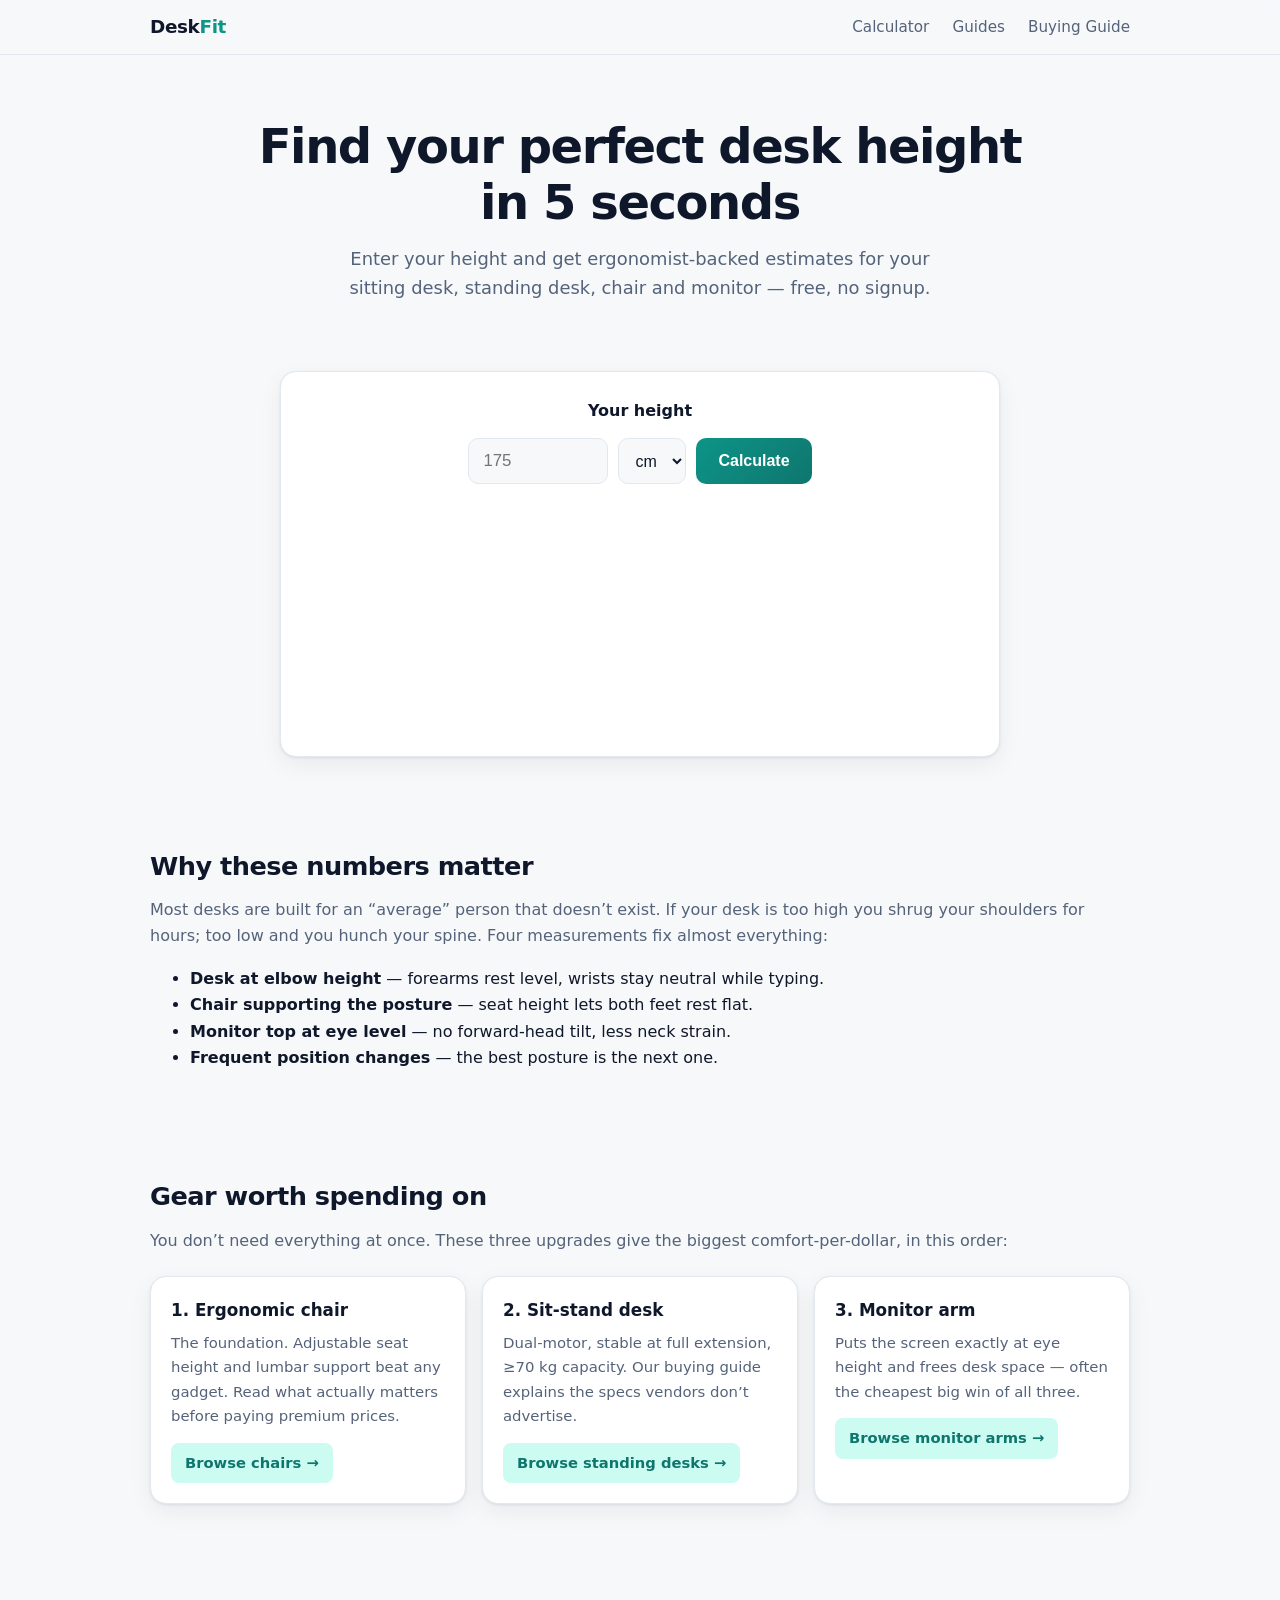
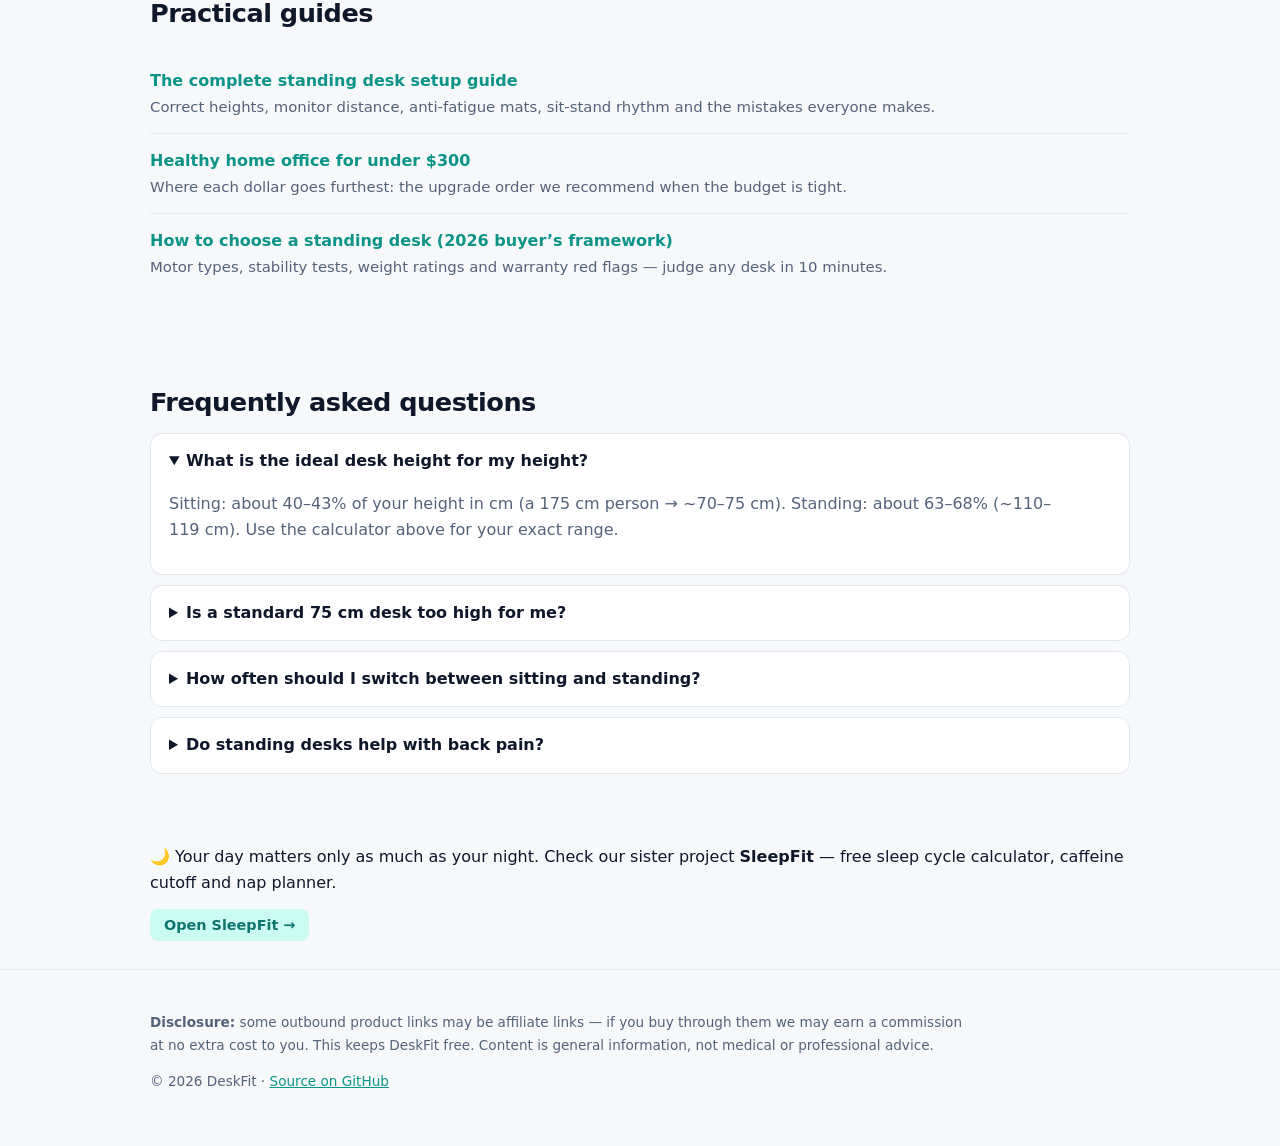
<file: index.html>
<!DOCTYPE html>
<html lang="en">
<head>
<meta charset="UTF-8">
<meta name="viewport" content="width=device-width, initial-scale=1.0">
<title>DeskFit — Desk &amp; Standing Desk Height Calculator (Free)</title>
<meta name="description" content="Free ergonomic calculator: enter your height and get your ideal sitting desk height, standing desk height, chair seat height and monitor position in seconds. Plus practical setup guides.">
<link rel="canonical" href="https://e4124659-ux.github.io/deskfit/">
<style>@import url("css/style.css");</style>
<script type="application/ld+json">
{
  "@context": "https://schema.org",
  "@type": "WebSite",
  "name": "DeskFit",
  "url": "https://e4124659-ux.github.io/deskfit/"
}
</script>
<script type="application/ld+json">
{
  "@context": "https://schema.org",
  "@type": "FAQPage",
  "mainEntity": [
    {
      "@type": "Question",
      "name": "What is the ideal desk height for my body height?",
      "acceptedAnswer": { "@type": "Answer", "text": "For sitting, a good starting point is roughly 40–43% of your body height in centimeters (elbows bent at 90–100°, forearms level with the desk). For a standing desk, aim for about 63–68% of your body height." }
    },
    {
      "@type": "Question",
      "name": "Is a standard 75 cm desk too high for me?",
      "acceptedAnswer": { "@type": "Answer", "text": "For people under roughly 180 cm tall, a fixed 75 cm desk is often slightly too high for comfortable typing, which pushes shoulders up. A keyboard tray, a lower desk, or a chair raised with a footrest can compensate." }
    },
    {
      "@type": "Question",
      "name": "How often should I alternate between sitting and standing?",
      "acceptedAnswer": { "@type": "Answer", "text": "Research generally suggests frequent short changes work better than rare long ones — e.g. switching every 30–60 minutes. The goal is to reduce total uninterrupted sitting time, not to stand all day." }
    },
    {
      "@type": "Question",
      "name": "Do standing desks help with back pain?",
      "acceptedAnswer": { "@type": "Answer", "text": "Evidence is mixed. Standing desks reduce sedentary time and many users report less discomfort, but movement breaks matter more than the desk itself. Standing still all day causes its own problems." }
    }
  ]
}
</script>
</head>
<body>

<header class="site">
  <div class="container">
    <a class="logo" href="/">Desk<span>Fit</span></a>
    <nav class="mainnav">
      <a href="/deskfit/#calculator">Calculator</a>
      <a href="/deskfit/#guides">Guides</a>
      <a href="/deskfit/guides/choose-standing-desk.html">Buying Guide</a>
    </nav>
  </div>
</header>

<main>
  <div class="container">
    <div class="hero">
      <h1>Find your perfect desk height<br>in 5 seconds</h1>
      <p class="sub">Enter your height and get ergonomist-backed estimates for your sitting desk, standing desk, chair and monitor — free, no signup.</p>
    </div>

    <section id="calculator" style="padding-top:0;">
      <div class="card calculator">
        <div class="calc-form">
          <label for="height">Your height</label>
          <input type="number" id="height" placeholder="175" min="80" max="250" step="0.5" inputmode="decimal">
          <select id="unit" aria-label="Unit">
            <option value="cm" selected>cm</option>
            <option value="ft">ft</option>
          </select>
          <button class="btn" id="calc-btn">Calculate</button>
        </div>

        <div class="results" id="results">
          <h3>Your ergonomic setup numbers</h3>
          <div class="results-grid">
            <div class="result-card"><div class="val" id="r-sit">—</div><div class="lbl">Sitting desk height</div></div>
            <div class="result-card"><div class="val" id="r-stand">—</div><div class="lbl">Standing desk height</div></div>
            <div class="result-card"><div class="val" id="r-chair">—</div><div class="lbl">Chair seat height</div></div>
            <div class="result-card"><div class="val" id="r-monitor">—</div><div class="lbl">Monitor top (eye level)</div></div>
          </div>
          <p class="calc-note">Estimates based on standard anthropometric ratios. Fine-tune so your elbows sit at 90–100° with relaxed shoulders.</p>
        </div>
      </div>
    </section>

    <section id="why">
      <h2>Why these numbers matter</h2>
      <p class="lead">Most desks are built for an “average” person that doesn’t exist. If your desk is too high you shrug your shoulders for hours; too low and you hunch your spine. Four measurements fix almost everything:</p>
      <ul>
        <li><strong>Desk at elbow height</strong> — forearms rest level, wrists stay neutral while typing.</li>
        <li><strong>Chair supporting the posture</strong> — seat height lets both feet rest flat.</li>
        <li><strong>Monitor top at eye level</strong> — no forward-head tilt, less neck strain.</li>
        <li><strong>Frequent position changes</strong> — the best posture is the next one.</li>
      </ul>
    </section>

    <section id="picks">
      <h2>Gear worth spending on</h2>
      <p class="lead">You don’t need everything at once. These three upgrades give the biggest comfort-per-dollar, in this order:</p>
      <div class="grid3">
        <div class="card pick">
          <h3>1. Ergonomic chair</h3>
          <p>The foundation. Adjustable seat height and lumbar support beat any gadget. Read what actually matters before paying premium prices.</p>
          <a class="cta" data-aff="ergonomic office chair adjustable lumbar support" rel="sponsored nofollow noopener" href="#">Browse chairs →</a>
        </div>
        <div class="card pick">
          <h3>2. Sit-stand desk</h3>
          <p>Dual-motor, stable at full extension, ≥70&nbsp;kg capacity. Our buying guide explains the specs vendors don’t advertise.</p>
          <a class="cta" data-aff="electric standing desk dual motor" rel="sponsored nofollow noopener" href="#">Browse standing desks →</a>
        </div>
        <div class="card pick">
          <h3>3. Monitor arm</h3>
          <p>Puts the screen exactly at eye height and frees desk space — often the cheapest big win of all three.</p>
          <a class="cta" data-aff="monitor arm gas spring single" rel="sponsored nofollow noopener" href="#">Browse monitor arms →</a>
        </div>
      </div>
    </section>

    <section id="guides">
      <h2>Practical guides</h2>
      <ul class="guides-list">
        <li>
          <a href="/deskfit/guides/standing-desk-setup.html">The complete standing desk setup guide</a>
          <div class="desc">Correct heights, monitor distance, anti-fatigue mats, sit-stand rhythm and the mistakes everyone makes.</div>
        </li>
        <li>
          <a href="/deskfit/guides/budget-home-office.html">Healthy home office for under $300</a>
          <div class="desc">Where each dollar goes furthest: the upgrade order we recommend when the budget is tight.</div>
        </li>
        <li>
          <a href="/deskfit/guides/choose-standing-desk.html">How to choose a standing desk (2026 buyer’s framework)</a>
          <div class="desc">Motor types, stability tests, weight ratings and warranty red flags — judge any desk in 10 minutes.</div>
        </li>
      </ul>
    </section>

    <section id="faq" class="faq">
      <h2>Frequently asked questions</h2>
      <details open>
        <summary>What is the ideal desk height for my height?</summary>
        <p>Sitting: about 40–43% of your height in cm (a 175&nbsp;cm person → ~70–75&nbsp;cm). Standing: about 63–68% (~110–119&nbsp;cm). Use the calculator above for your exact range.</p>
      </details>
      <details>
        <summary>Is a standard 75 cm desk too high for me?</summary>
        <p>Under ~180&nbsp;cm of body height it usually is, at least for typing. Fixes: raise the chair and add a footrest, use a keyboard tray, or pick a desk with a lower fixed height.</p>
      </details>
      <details>
        <summary>How often should I switch between sitting and standing?</summary>
        <p>Frequently and briefly beats rarely and long. A practical pattern: change every 30–60 minutes and move during calls. Don’t stand motionless for hours.</p>
      </details>
      <details>
        <summary>Do standing desks help with back pain?</summary>
        <p>Honestly: evidence is mixed. They cut sitting time and many users feel better, but regular movement breaks matter more than furniture. This site isn’t medical advice — see a professional for persistent pain.</p>
      </details>
    </section>
    <div class="sibling">
      <p>🌙 Your day matters only as much as your night. Check our sister project <strong>SleepFit</strong> — free sleep cycle calculator, caffeine cutoff and nap planner.</p>
      <a class="cta" href="/sleepfit/" style="color:var(--accent-dark);font-weight:700;text-decoration:none;background:var(--accent-soft);padding:8px 14px;border-radius:8px;font-size:.9rem;">Open SleepFit →</a>
    </div>
  </div>
</main>

<footer class="site">
  <div class="container">
    <p><strong>Disclosure:</strong> some outbound product links may be affiliate links — if you buy through them we may earn a commission at no extra cost to you. This keeps DeskFit free. Content is general information, not medical or professional advice.</p>
    <p>© 2026 DeskFit · <a href="https://github.com/e4124659-ux/deskfit" style="color:var(--accent)">Source on GitHub</a></p>
  </div>
</footer>

<script src="js/calculator.js"></script>
</body>
</html>
</file>
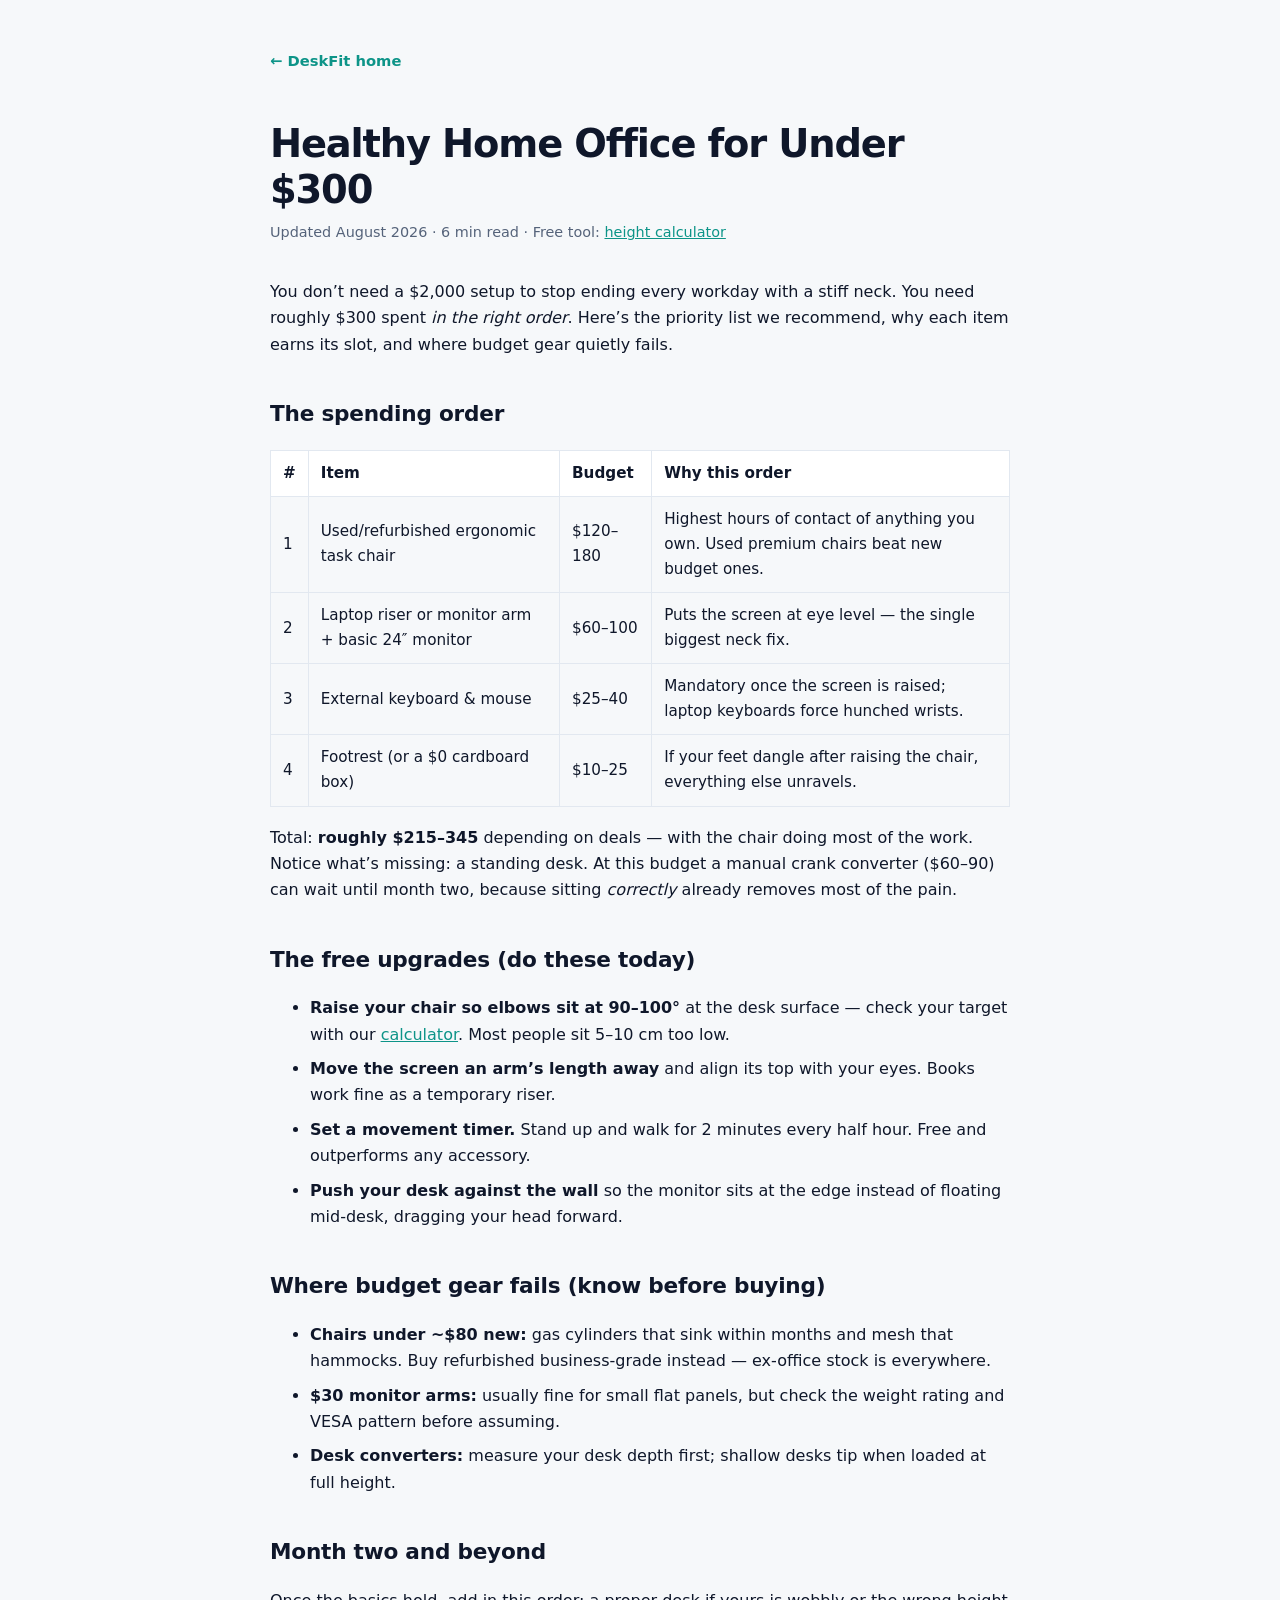
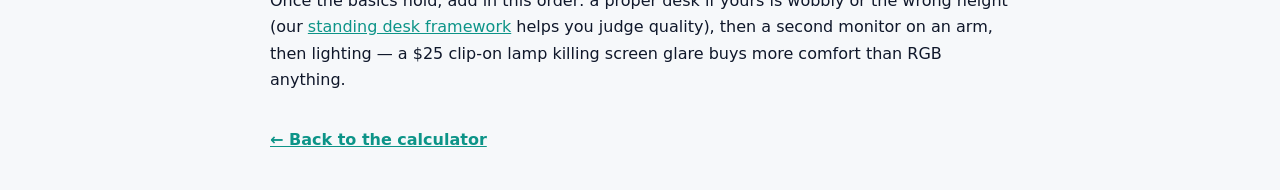
<file: guides/budget-home-office.html>
<!DOCTYPE html>
<html lang="en">
<head>
<meta charset="UTF-8">
<meta name="viewport" content="width=device-width, initial-scale=1.0">
<title>Healthy Home Office for Under $300 — DeskFit</title>
<meta name="description" content="A realistic $300 ergonomic home office plan: exactly what to buy first, what to skip, DIY fixes that cost nothing, and where cheap gear fails.">
<link rel="canonical" href="https://e4124659-ux.github.io/deskfit/guides/budget-home-office.html">
<style>@import url("../css/style.css");</style>
</head>
<body>
<main class="article container">
  <a class="back" href="/deskfit/">← DeskFit home</a>
  <h1>Healthy Home Office for Under $300</h1>
  <div class="meta">Updated August 2026 · 6 min read · Free tool: <a href="/deskfit/#calculator" style="color:var(--accent)">height calculator</a></div>

  <p>You don’t need a $2,000 setup to stop ending every workday with a stiff neck. You need roughly $300 spent <em>in the right order</em>. Here’s the priority list we recommend, why each item earns its slot, and where budget gear quietly fails.</p>

  <h2>The spending order</h2>
  <table>
    <tr><th>#</th><th>Item</th><th>Budget</th><th>Why this order</th></tr>
    <tr><td>1</td><td>Used/refurbished ergonomic task chair</td><td>$120–180</td><td>Highest hours of contact of anything you own. Used premium chairs beat new budget ones.</td></tr>
    <tr><td>2</td><td>Laptop riser or monitor arm + basic 24″ monitor</td><td>$60–100</td><td>Puts the screen at eye level — the single biggest neck fix.</td></tr>
    <tr><td>3</td><td>External keyboard &amp; mouse</td><td>$25–40</td><td>Mandatory once the screen is raised; laptop keyboards force hunched wrists.</td></tr>
    <tr><td>4</td><td>Footrest (or a $0 cardboard box)</td><td>$10–25</td><td>If your feet dangle after raising the chair, everything else unravels.</td></tr>
  </table>
  <p>Total: <strong>roughly $215–345</strong> depending on deals — with the chair doing most of the work. Notice what’s missing: a standing desk. At this budget a manual crank converter ($60–90) can wait until month two, because sitting <em>correctly</em> already removes most of the pain.</p>

  <h2>The free upgrades (do these today)</h2>
  <ul>
    <li><strong>Raise your chair so elbows sit at 90–100°</strong> at the desk surface — check your target with our <a href="/deskfit/#calculator" style="color:var(--accent)">calculator</a>. Most people sit 5–10&nbsp;cm too low.</li>
    <li><strong>Move the screen an arm’s length away</strong> and align its top with your eyes. Books work fine as a temporary riser.</li>
    <li><strong>Set a movement timer.</strong> Stand up and walk for 2 minutes every half hour. Free and outperforms any accessory.</li>
    <li><strong>Push your desk against the wall</strong> so the monitor sits at the edge instead of floating mid-desk, dragging your head forward.</li>
  </ul>

  <h2>Where budget gear fails (know before buying)</h2>
  <ul>
    <li><strong>Chairs under ~$80 new:</strong> gas cylinders that sink within months and mesh that hammocks. Buy refurbished business-grade instead — ex-office stock is everywhere.</li>
    <li><strong>$30 monitor arms:</strong> usually fine for small flat panels, but check the weight rating and VESA pattern before assuming.</li>
    <li><strong>Desk converters:</strong> measure your desk depth first; shallow desks tip when loaded at full height.</li>
  </ul>

  <h2>Month two and beyond</h2>
  <p>Once the basics hold, add in this order: a proper desk if yours is wobbly or the wrong height (our <a href="/deskfit/guides/choose-standing-desk.html" style="color:var(--accent)">standing desk framework</a> helps you judge quality), then a second monitor on an arm, then lighting — a $25 clip-on lamp killing screen glare buys more comfort than RGB anything.</p>

  <p style="margin-top:34px"><a href="/deskfit/#calculator" style="color:var(--accent);font-weight:700">← Back to the calculator</a></p>
</main>
<script src="../js/calculator.js"></script>
</body>
</html>
</file>
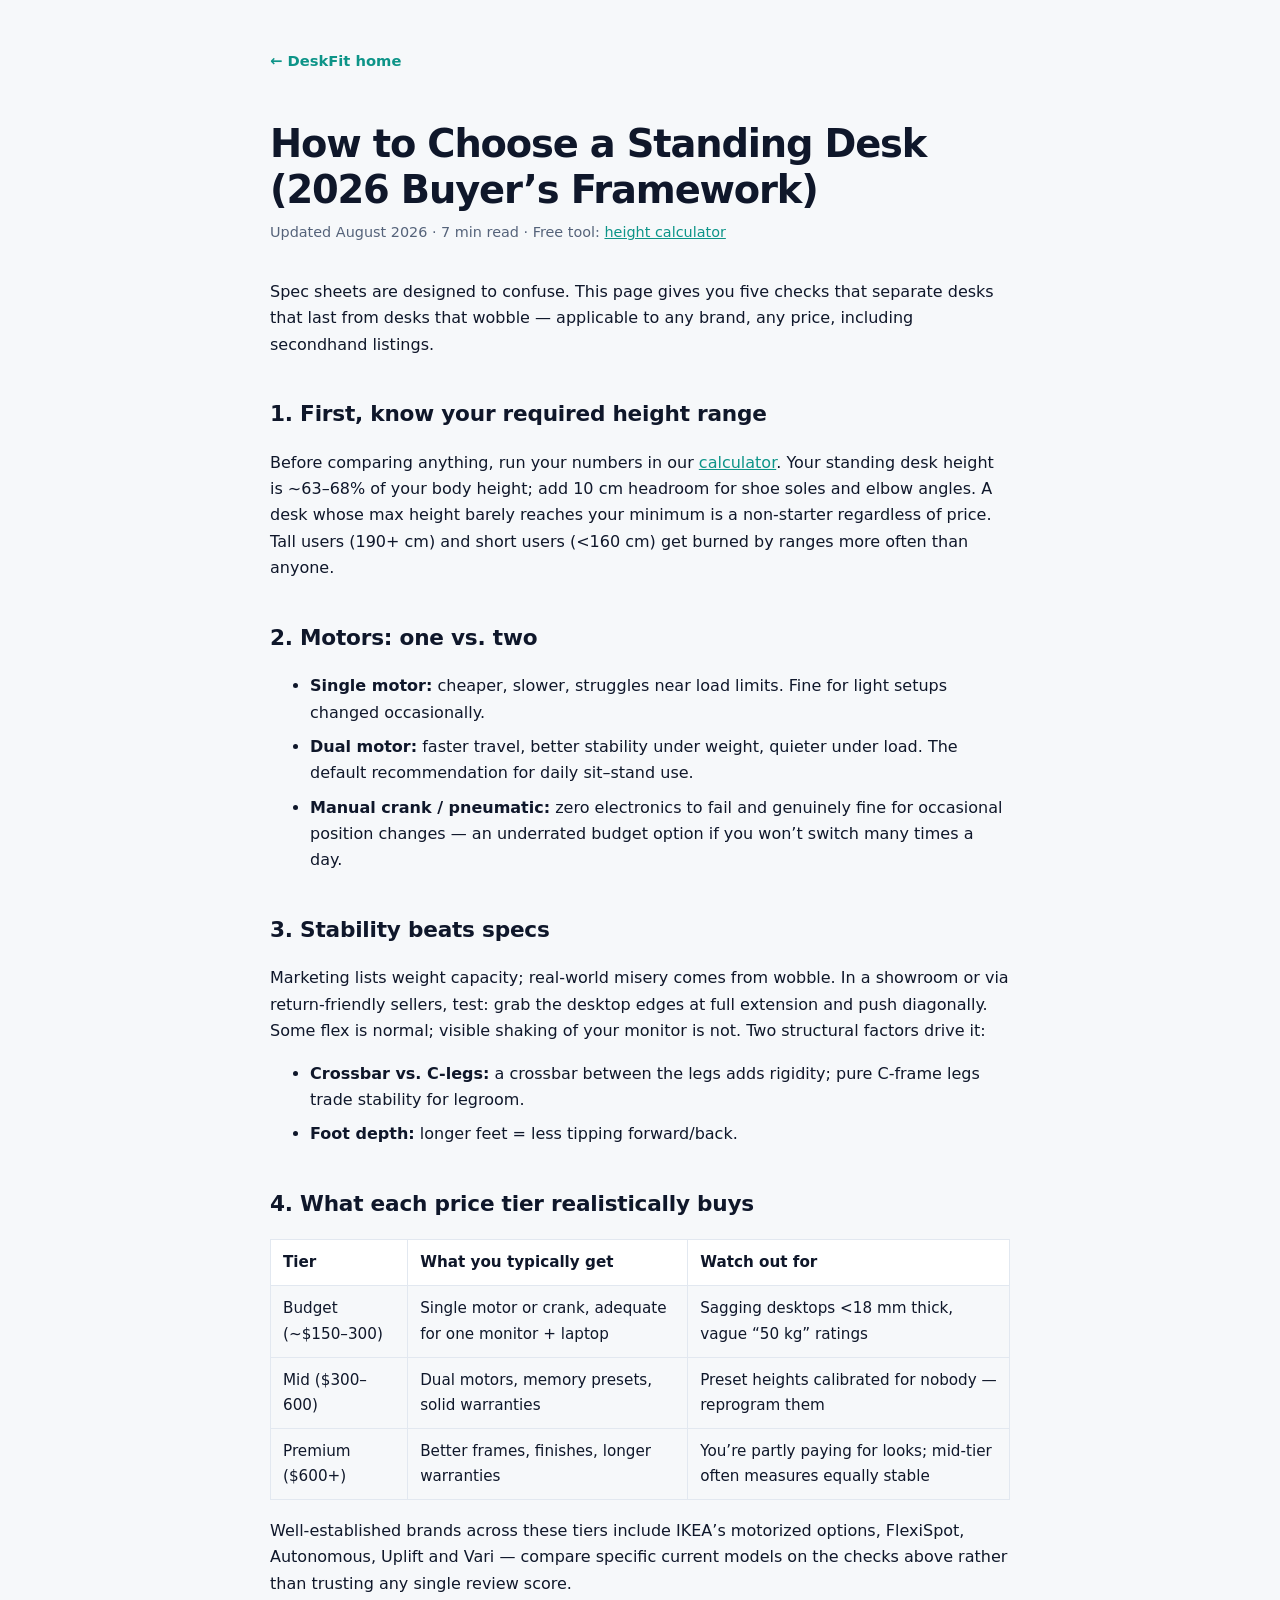
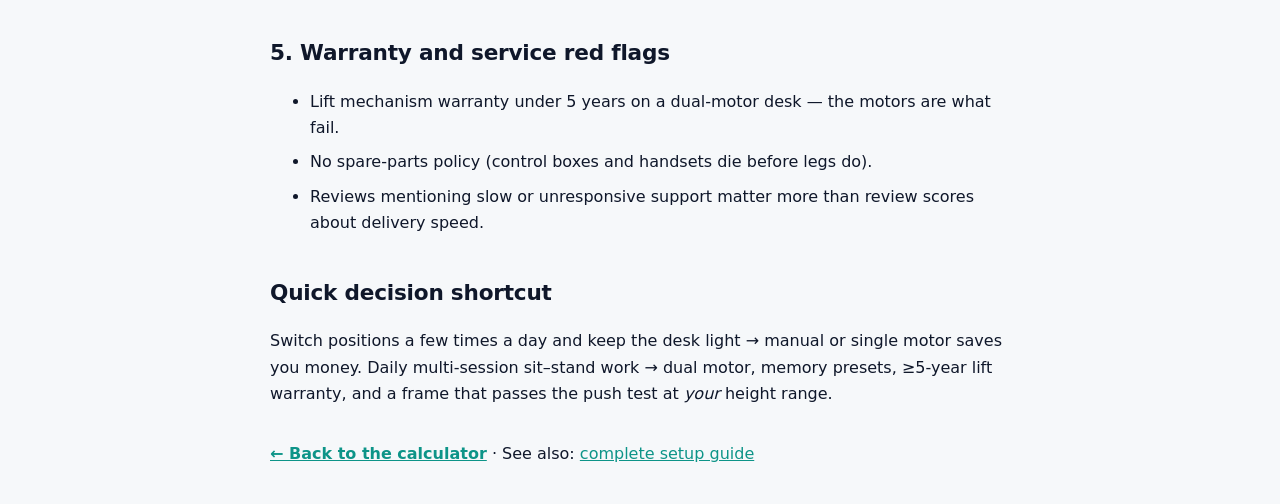
<file: guides/choose-standing-desk.html>
<!DOCTYPE html>
<html lang="en">
<head>
<meta charset="UTF-8">
<meta name="viewport" content="width=device-width, initial-scale=1.0">
<title>How to Choose a Standing Desk — 2026 Buyer’s Framework — DeskFit</title>
<meta name="description" content="A brand-neutral framework for judging any standing desk in 10 minutes: motor types, stability tests, weight capacity, warranty red flags and which price tier makes sense.">
<link rel="canonical" href="https://e4124659-ux.github.io/deskfit/guides/choose-standing-desk.html">
<style>@import url("../css/style.css");</style>
</head>
<body>
<main class="article container">
  <a class="back" href="/deskfit/">← DeskFit home</a>
  <h1>How to Choose a Standing Desk (2026 Buyer’s Framework)</h1>
  <div class="meta">Updated August 2026 · 7 min read · Free tool: <a href="/deskfit/#calculator" style="color:var(--accent)">height calculator</a></div>

  <p>Spec sheets are designed to confuse. This page gives you five checks that separate desks that last from desks that wobble — applicable to any brand, any price, including secondhand listings.</p>

  <h2>1. First, know your required height range</h2>
  <p>Before comparing anything, run your numbers in our <a href="/deskfit/#calculator" style="color:var(--accent)">calculator</a>. Your standing desk height is ~63–68% of your body height; add 10&nbsp;cm headroom for shoe soles and elbow angles. A desk whose max height barely reaches your minimum is a non-starter regardless of price. Tall users (190+&nbsp;cm) and short users (&lt;160&nbsp;cm) get burned by ranges more often than anyone.</p>

  <h2>2. Motors: one vs. two</h2>
  <ul>
    <li><strong>Single motor:</strong> cheaper, slower, struggles near load limits. Fine for light setups changed occasionally.</li>
    <li><strong>Dual motor:</strong> faster travel, better stability under weight, quieter under load. The default recommendation for daily sit–stand use.</li>
    <li><strong>Manual crank / pneumatic:</strong> zero electronics to fail and genuinely fine for occasional position changes — an underrated budget option if you won’t switch many times a day.</li>
  </ul>

  <h2>3. Stability beats specs</h2>
  <p>Marketing lists weight capacity; real-world misery comes from wobble. In a showroom or via return-friendly sellers, test: grab the desktop edges at full extension and push diagonally. Some flex is normal; visible shaking of your monitor is not. Two structural factors drive it:</p>
  <ul>
    <li><strong>Crossbar vs. C-legs:</strong> a crossbar between the legs adds rigidity; pure C-frame legs trade stability for legroom.</li>
    <li><strong>Foot depth:</strong> longer feet = less tipping forward/back.</li>
  </ul>

  <h2 id="tiers">4. What each price tier realistically buys</h2>
  <table>
    <tr><th>Tier</th><th>What you typically get</th><th>Watch out for</th></tr>
    <tr><td>Budget (~$150–300)</td><td>Single motor or crank, adequate for one monitor + laptop</td><td>Sagging desktops &lt;18&nbsp;mm thick, vague “50&nbsp;kg” ratings</td></tr>
    <tr><td>Mid ($300–600)</td><td>Dual motors, memory presets, solid warranties</td><td>Preset heights calibrated for nobody — reprogram them</td></tr>
    <tr><td>Premium ($600+)</td><td>Better frames, finishes, longer warranties</td><td>You’re partly paying for looks; mid-tier often measures equally stable</td></tr>
  </table>
  <p>Well-established brands across these tiers include IKEA’s motorized options, FlexiSpot, Autonomous, Uplift and Vari — compare specific current models on the checks above rather than trusting any single review score.</p>

  <h2>5. Warranty and service red flags</h2>
  <ul>
    <li>Lift mechanism warranty under 5 years on a dual-motor desk — the motors are what fail.</li>
    <li>No spare-parts policy (control boxes and handsets die before legs do).</li>
    <li>Reviews mentioning slow or unresponsive support matter more than review scores about delivery speed.</li>
  </ul>

  <h2>Quick decision shortcut</h2>
  <p>Switch positions a few times a day and keep the desk light → manual or single motor saves you money. Daily multi-session sit–stand work → dual motor, memory presets, ≥5-year lift warranty, and a frame that passes the push test at <em>your</em> height range.</p>

  <p style="margin-top:34px"><a href="/deskfit/#calculator" style="color:var(--accent);font-weight:700">← Back to the calculator</a> · See also: <a href="/deskfit/guides/standing-desk-setup.html" style="color:var(--accent)">complete setup guide</a></p>
</main>
<script src="../js/calculator.js"></script>
</body>
</html>
</file>
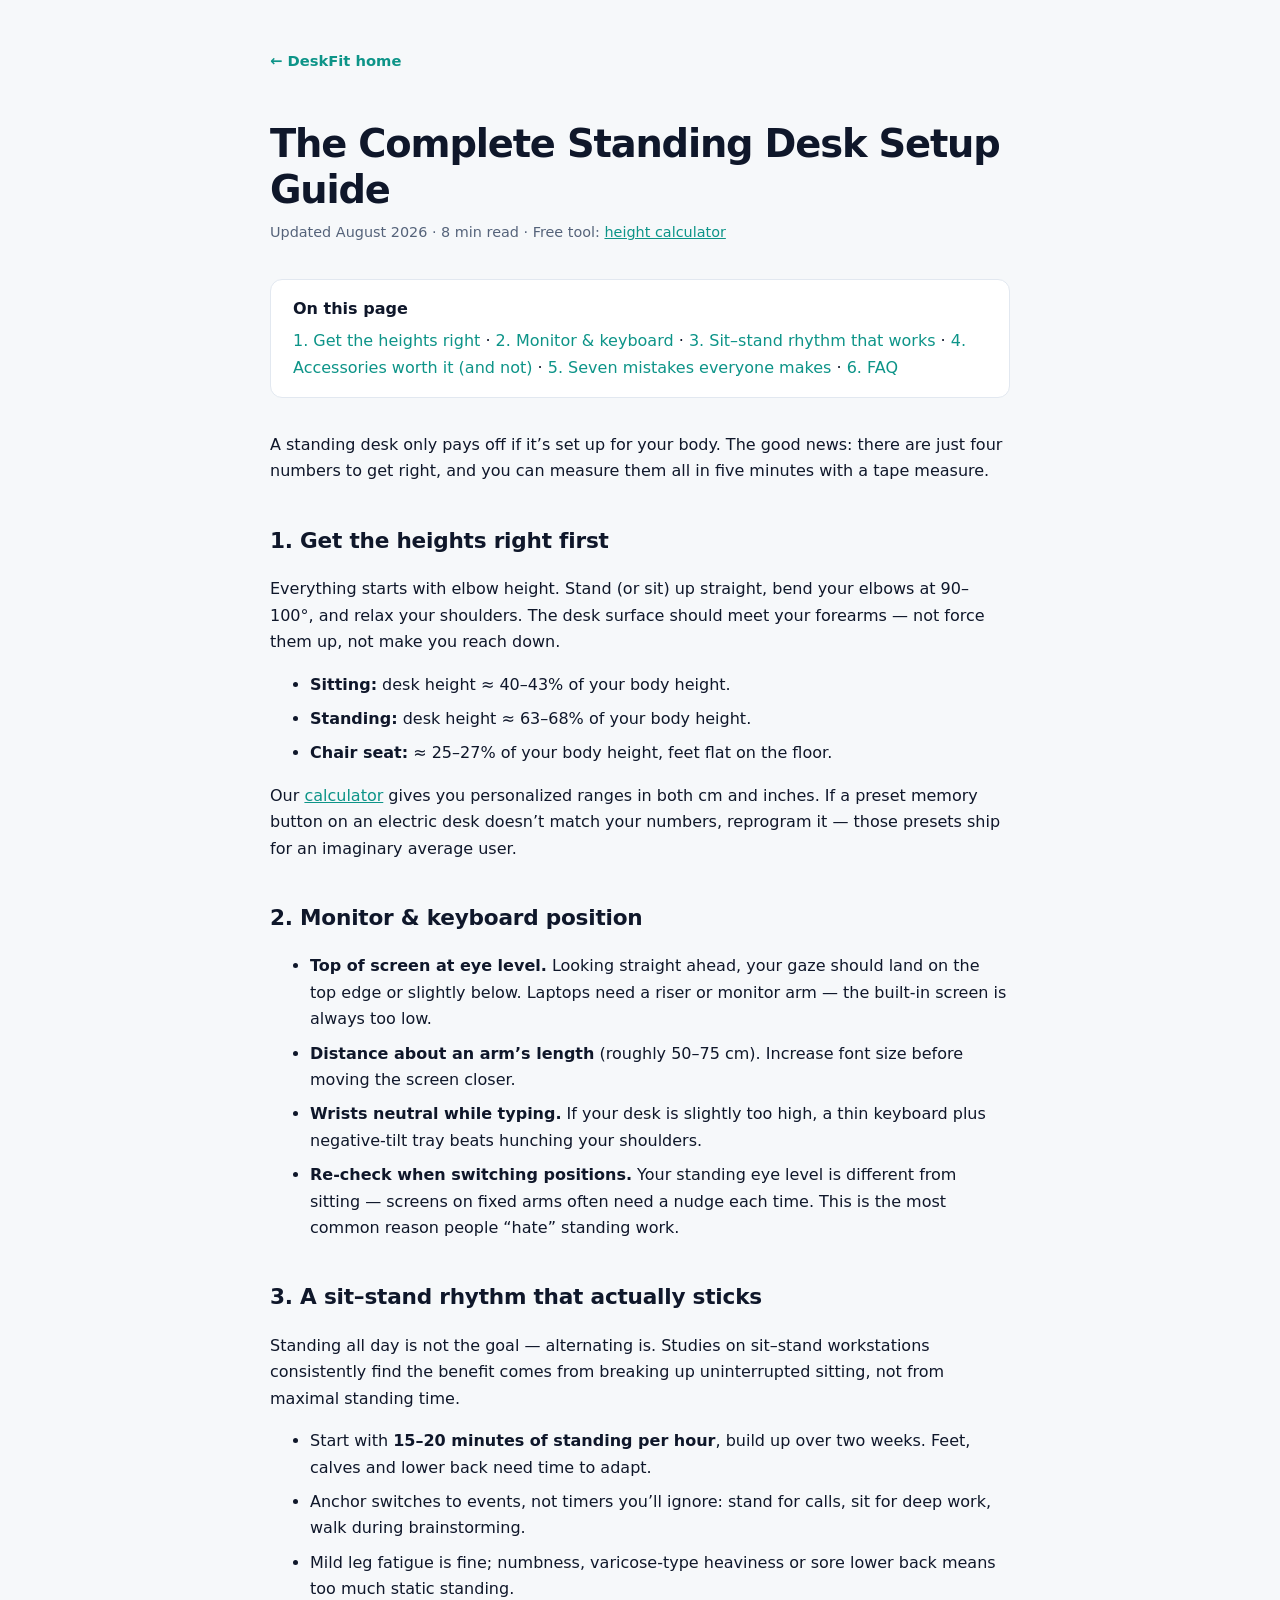
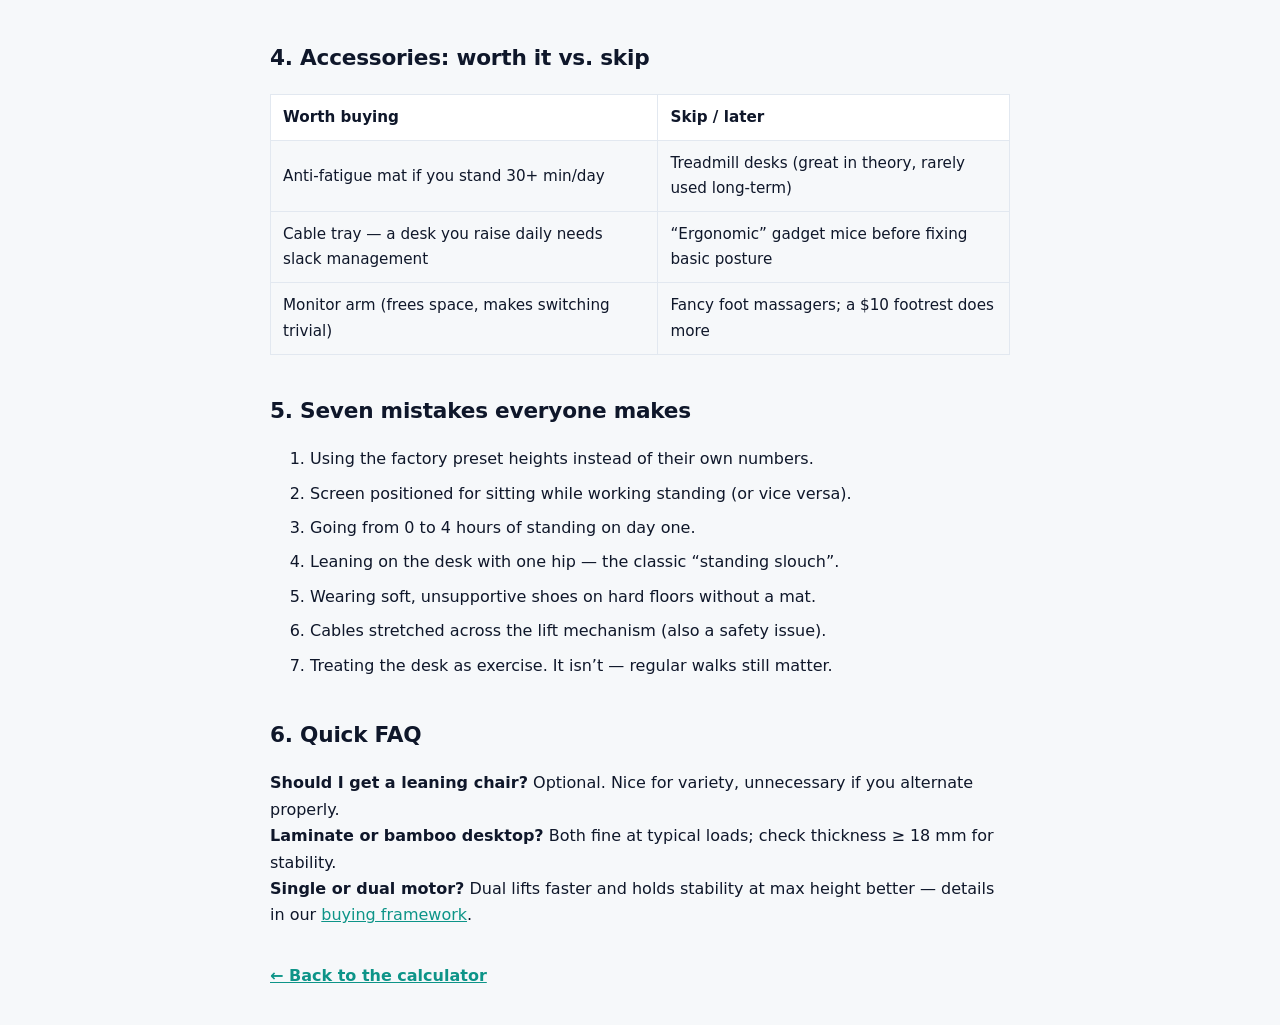
<file: guides/standing-desk-setup.html>
<!DOCTYPE html>
<html lang="en">
<head>
<meta charset="UTF-8">
<meta name="viewport" content="width=device-width, initial-scale=1.0">
<title>The Complete Standing Desk Setup Guide (2026) — DeskFit</title>
<meta name="description" content="How to set up a standing desk correctly: exact heights for your body, monitor position, anti-fatigue mats, sit-stand rhythm and the 7 mistakes almost everyone makes.">
<link rel="canonical" href="https://e4124659-ux.github.io/deskfit/guides/standing-desk-setup.html">
<style>@import url("../css/style.css");</style>
</head>
<body>
<main class="article container">
  <a class="back" href="/deskfit/">← DeskFit home</a>
  <h1>The Complete Standing Desk Setup Guide</h1>
  <div class="meta">Updated August 2026 · 8 min read · Free tool: <a href="/deskfit/#calculator" style="color:var(--accent)">height calculator</a></div>

  <div class="toc">
    <strong>On this page</strong>
    <a href="#heights">1. Get the heights right</a> ·
    <a href="#monitor">2. Monitor &amp; keyboard</a> ·
    <a href="#rhythm">3. Sit–stand rhythm that works</a> ·
    <a href="#extras">4. Accessories worth it (and not)</a> ·
    <a href="#mistakes">5. Seven mistakes everyone makes</a> ·
    <a href="#faq">6. FAQ</a>
  </div>

  <p>A standing desk only pays off if it’s set up for your body. The good news: there are just four numbers to get right, and you can measure them all in five minutes with a tape measure.</p>

  <h2 id="heights">1. Get the heights right first</h2>
  <p>Everything starts with elbow height. Stand (or sit) up straight, bend your elbows at 90–100°, and relax your shoulders. The desk surface should meet your forearms — not force them up, not make you reach down.</p>
  <ul>
    <li><strong>Sitting:</strong> desk height ≈ 40–43% of your body height.</li>
    <li><strong>Standing:</strong> desk height ≈ 63–68% of your body height.</li>
    <li><strong>Chair seat:</strong> ≈ 25–27% of your body height, feet flat on the floor.</li>
  </ul>
  <p>Our <a href="/deskfit/#calculator" style="color:var(--accent)">calculator</a> gives you personalized ranges in both cm and inches. If a preset memory button on an electric desk doesn’t match your numbers, reprogram it — those presets ship for an imaginary average user.</p>

  <h2 id="monitor">2. Monitor &amp; keyboard position</h2>
  <ul>
    <li><strong>Top of screen at eye level.</strong> Looking straight ahead, your gaze should land on the top edge or slightly below. Laptops need a riser or monitor arm — the built-in screen is always too low.</li>
    <li><strong>Distance about an arm’s length</strong> (roughly 50–75&nbsp;cm). Increase font size before moving the screen closer.</li>
    <li><strong>Wrists neutral while typing.</strong> If your desk is slightly too high, a thin keyboard plus negative-tilt tray beats hunching your shoulders.</li>
    <li><strong>Re-check when switching positions.</strong> Your standing eye level is different from sitting — screens on fixed arms often need a nudge each time. This is the most common reason people “hate” standing work.</li>
  </ul>

  <h2 id="rhythm">3. A sit–stand rhythm that actually sticks</h2>
  <p>Standing all day is not the goal — alternating is. Studies on sit–stand workstations consistently find the benefit comes from breaking up uninterrupted sitting, not from maximal standing time.</p>
  <ul>
    <li>Start with <strong>15–20 minutes of standing per hour</strong>, build up over two weeks. Feet, calves and lower back need time to adapt.</li>
    <li>Anchor switches to events, not timers you’ll ignore: stand for calls, sit for deep work, walk during brainstorming.</li>
    <li>Mild leg fatigue is fine; numbness, varicose-type heaviness or sore lower back means too much static standing.</li>
  </ul>

  <h2 id="extras">4. Accessories: worth it vs. skip</h2>
  <table>
    <tr><th>Worth buying</th><th>Skip / later</th></tr>
    <tr><td>Anti-fatigue mat if you stand 30+ min/day</td><td>Treadmill desks (great in theory, rarely used long-term)</td></tr>
    <tr><td>Cable tray — a desk you raise daily needs slack management</td><td>“Ergonomic” gadget mice before fixing basic posture</td></tr>
    <tr><td>Monitor arm (frees space, makes switching trivial)</td><td>Fancy foot massagers; a $10 footrest does more</td></tr>
  </table>

  <h2 id="mistakes">5. Seven mistakes everyone makes</h2>
  <ol>
    <li>Using the factory preset heights instead of their own numbers.</li>
    <li>Screen positioned for sitting while working standing (or vice versa).</li>
    <li>Going from 0 to 4 hours of standing on day one.</li>
    <li>Leaning on the desk with one hip — the classic “standing slouch”.</li>
    <li>Wearing soft, unsupportive shoes on hard floors without a mat.</li>
    <li>Cables stretched across the lift mechanism (also a safety issue).</li>
    <li>Treating the desk as exercise. It isn’t — regular walks still matter.</li>
  </ol>

  <h2 id="faq">6. Quick FAQ</h2>
  <p><strong>Should I get a leaning chair?</strong> Optional. Nice for variety, unnecessary if you alternate properly.<br>
  <strong>Laminate or bamboo desktop?</strong> Both fine at typical loads; check thickness ≥ 18&nbsp;mm for stability.<br>
  <strong>Single or dual motor?</strong> Dual lifts faster and holds stability at max height better — details in our <a href="/deskfit/guides/choose-standing-desk.html" style="color:var(--accent)">buying framework</a>.</p>

  <p style="margin-top:34px"><a href="/deskfit/#calculator" style="color:var(--accent);font-weight:700">← Back to the calculator</a></p>
</main>
<script src="../js/calculator.js"></script>
</body>
</html>
</file>
